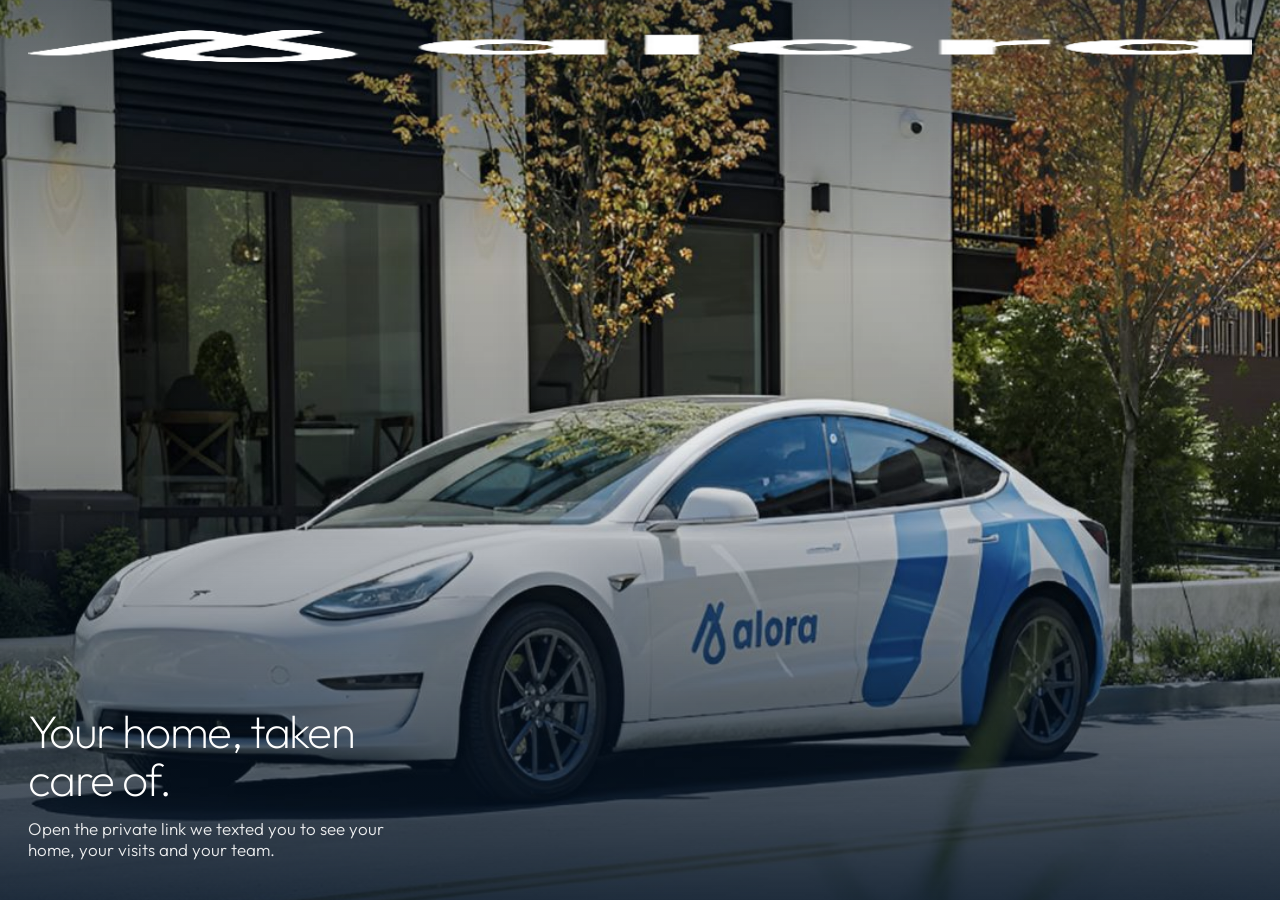
<file: index.html>
<!DOCTYPE html>
<html lang="en">
<head>
<meta charset="utf-8">
<meta name="viewport" content="width=device-width, initial-scale=1, viewport-fit=cover">
<meta name="robots" content="noindex, nofollow">
<title>Alora</title>
<link rel="icon" href="/assets/favicon.png">
<link rel="apple-touch-icon" href="/assets/apple-touch-icon.png">
<link href="https://fonts.googleapis.com/css2?family=Outfit:wght@200;300;400&display=swap" rel="stylesheet">
<style>
  *{box-sizing:border-box}
  body{margin:0;min-height:100vh;font-family:"Outfit",system-ui,-apple-system,sans-serif;color:#fff;background:#0A2238 url(/assets/splash.jpg) center/cover no-repeat;display:flex;flex-direction:column;justify-content:space-between;padding:calc(30px + env(safe-area-inset-top,0px)) 28px calc(40px + env(safe-area-inset-bottom,0px))}
  body::before{content:"";position:fixed;inset:0;background:linear-gradient(180deg,rgba(4,20,38,.4),rgba(4,20,38,0) 30%,rgba(4,20,38,.1) 50%,rgba(4,20,38,.85))}
  body>*{position:relative}
  img{height:32px;width:auto}
  h1{font-weight:200;font-size:46px;letter-spacing:-.035em;line-height:1.04;margin:0;max-width:11ch}
  p{font-weight:300;font-size:17px;opacity:.9;margin:14px 0 0;max-width:34ch}
</style>
</head>
<body>
  <img src="/assets/logo-white.png" alt="Alora">
  <div><h1>Your home, taken care of.</h1><p>Open the private link we texted you to see your home, your visits and your team.</p></div>
</body>
</html>
</file>
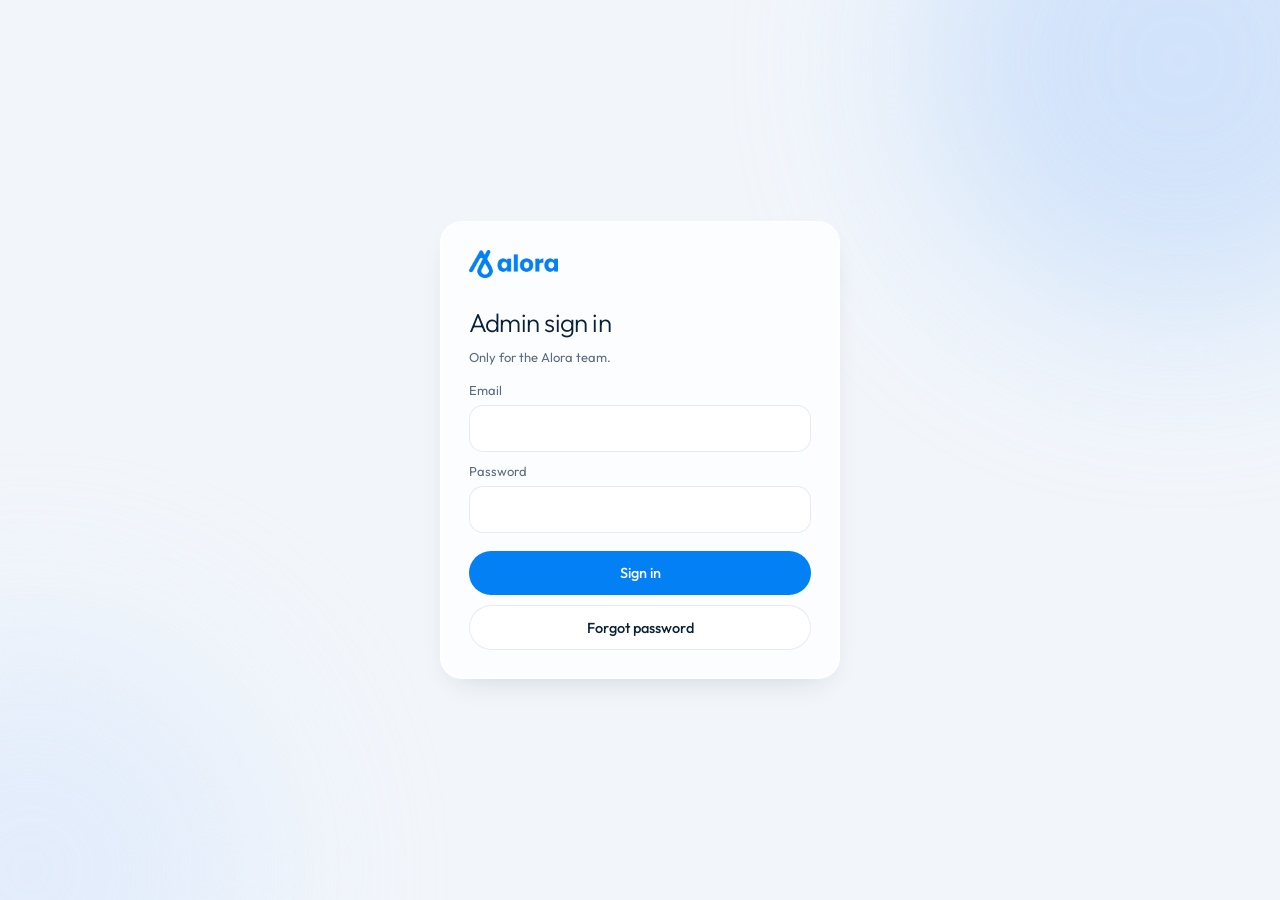
<file: admin.html>
<!DOCTYPE html>
<html lang="en">
<head>
<meta charset="utf-8">
<meta name="viewport" content="width=device-width, initial-scale=1, viewport-fit=cover">
<meta name="robots" content="noindex, nofollow">
<meta name="referrer" content="no-referrer">
<meta name="theme-color" content="#F2F6FB">
<meta name="apple-mobile-web-app-capable" content="yes">
<meta name="mobile-web-app-capable" content="yes">
<meta name="apple-mobile-web-app-title" content="Alora Admin">
<title>Alora Admin</title>
<link rel="icon" href="/assets/favicon.png">
<link rel="apple-touch-icon" href="/assets/apple-touch-icon.png">
<link rel="preconnect" href="https://fonts.googleapis.com">
<link rel="preconnect" href="https://fonts.gstatic.com" crossorigin>
<link href="https://fonts.googleapis.com/css2?family=Outfit:wght@200;300;400;500;600&display=swap" rel="stylesheet">
<link rel="stylesheet" href="/assets/admin.css">
<script>window.__aloraErrors=[];window.addEventListener('error',function(e){var t=e.target||{};window.__aloraErrors.push((t.src||t.href)?('Could not load: '+(t.src||t.href)):((e.message||'Error')+(e.filename?' ('+e.filename.split('/').pop()+':'+e.lineno+')':'')));},true);</script>
</head>
<body>
<div class="ambient" aria-hidden="true"><i></i><i></i></div>
<div id="root"></div>
<div class="scrim" id="scrim"></div>
<div class="sheet" id="sheet" role="dialog" aria-modal="true"><div class="inner" id="sheetBody"></div></div>
<div class="toast" id="toast" role="status" aria-live="polite"></div>
<noscript><p style="padding:40px;font-family:sans-serif">Please turn on JavaScript.</p></noscript>
<script src="/assets/vendor/supabase.js"></script>
<script>window.supabase || document.write('<script src="/assets/supabase.js"><\/script>')</script>
<script>window.supabase || document.write('<script src="/supabase.js"><\/script>')</script>
<script>window.supabase || document.write('<script src="https://cdn.jsdelivr.net/npm/@supabase/supabase-js@2.117.2/dist/umd/supabase.js"><\/script>')</script>
<script src="/assets/config.js"></script>
<script src="/assets/shared.js"></script>
<script src="/assets/admin.js"></script>
<script>
window.addEventListener('load',function(){setTimeout(function(){
  var r=document.getElementById('root'); if(r&&r.innerHTML.trim())return;
  var ok=function(b){return b?'<b style="color:#12977E">found</b>':'<b style="color:#B4463A">MISSING</b>';};
  var errs=(window.__aloraErrors||[]).map(function(x){return '<li>'+String(x).replace(/</g,'&lt;')+'</li>';}).join('')||'<li>None</li>';
  r.innerHTML='<div style="max-width:640px;margin:40px auto;padding:24px;font-family:system-ui,sans-serif;background:#fff;border-radius:18px;line-height:1.6">'+
   '<h2 style="margin-top:0">The admin could not start</h2><p>Send a screenshot of this box.</p><ul>'+
   '<li>config.js: '+ok(window.ALORA_CONFIG)+'</li><li>shared.js: '+ok(window.Alora)+'</li><li>Supabase library: '+ok(window.supabase)+'</li></ul>'+
   '<p><b>Errors:</b></p><ul style="font-size:13px;word-break:break-all">'+errs+'</ul><p style="font-size:13px;color:#5A6D80">Page: '+location.href+'</p></div>';
},1500);});
</script>
</body>
</html>
</file>
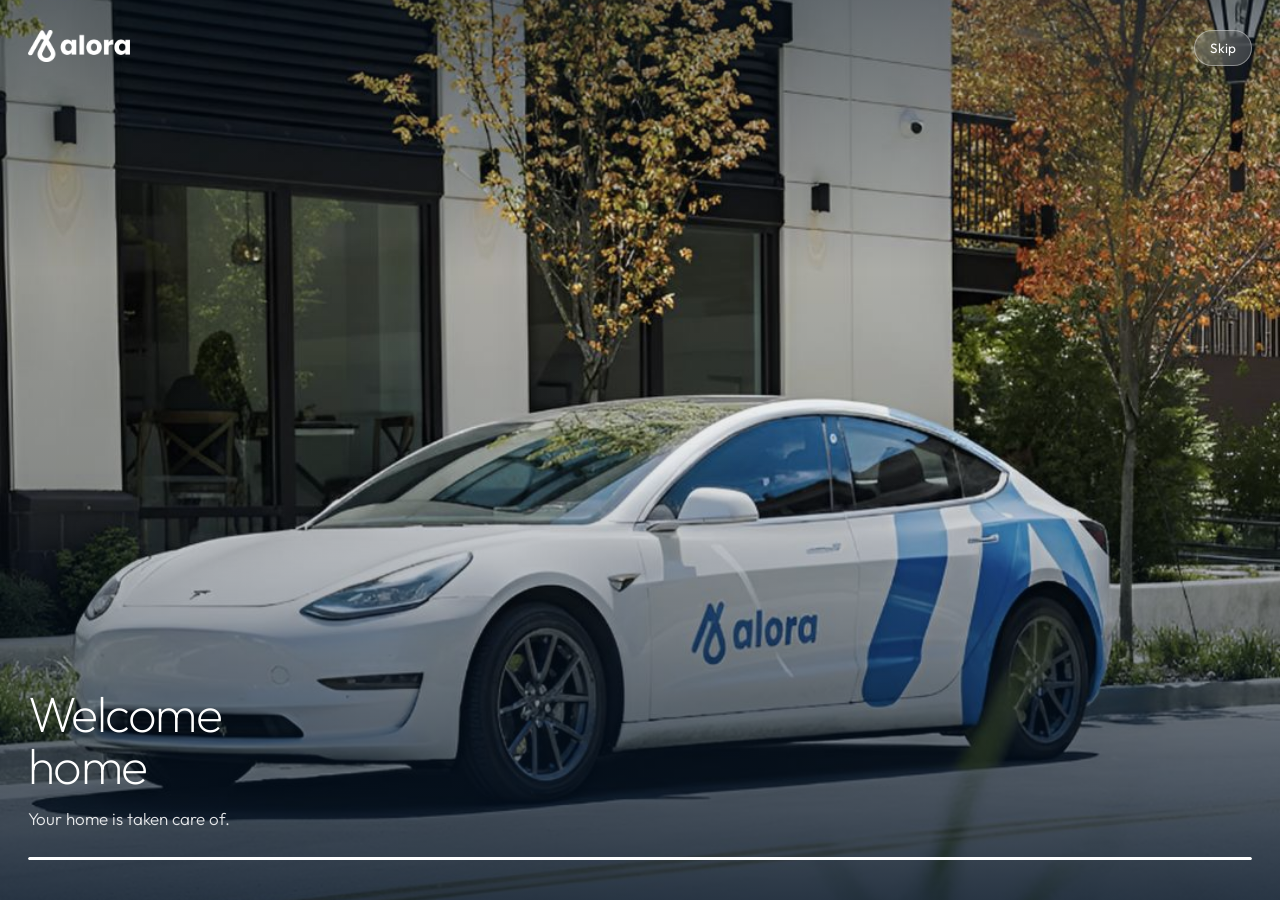
<file: client.html>
<!DOCTYPE html>
<html lang="en" data-bg="cloud">
<head>
<meta charset="utf-8">
<meta name="viewport" content="width=device-width, initial-scale=1, viewport-fit=cover">
<meta name="robots" content="noindex, nofollow">
<meta name="referrer" content="no-referrer">
<meta name="theme-color" content="#F2F6FB">
<meta name="apple-mobile-web-app-capable" content="yes">
<meta name="mobile-web-app-capable" content="yes">
<meta name="apple-mobile-web-app-status-bar-style" content="black-translucent">
<meta name="apple-mobile-web-app-title" content="Alora">
<title>Alora</title>
<link rel="icon" href="/assets/favicon.png">
<link rel="apple-touch-icon" href="/assets/apple-touch-icon.png">
<link rel="preconnect" href="https://fonts.googleapis.com">
<link rel="preconnect" href="https://fonts.gstatic.com" crossorigin>
<link href="https://fonts.googleapis.com/css2?family=Outfit:wght@200;300;400;500;600&display=swap" rel="stylesheet">
<link rel="preload" as="image" href="/assets/splash.jpg">
<link rel="stylesheet" href="/assets/client.css">
</head>
<body>
<div class="ambient" id="ambient" aria-hidden="true"><div class="photo-bg" id="photoBg"></div><i></i><i></i><i></i><div class="grain"></div></div>

<div class="splash" id="splash" role="button" tabindex="0" aria-label="Skip intro">
  <img class="splash-logo" src="/assets/logo-white.png" alt="Alora" width="130" height="38">
  <button class="skip" id="skipBtn" type="button">Skip</button>
  <div>
    <h1 id="splashTitle">Welcome home</h1>
    <p id="splashSub">Your home is taken care of.</p>
    <div class="bar"><i></i></div>
  </div>
</div>

<div class="app" id="app"><main id="view" aria-live="polite"></main></div>

<nav class="tabs glass" id="tabs" aria-label="Sections" hidden></nav>
<div class="scrim" id="scrim"></div>
<div class="sheet" id="sheet" role="dialog" aria-modal="true" aria-hidden="true"><div class="inner" id="sheetBody"></div></div>
<div class="toast" id="toast" role="status" aria-live="polite"></div>

<noscript><p style="padding:40px;font-family:sans-serif">Please turn on JavaScript to see your Alora home.</p></noscript>
<script src="/assets/config.js"></script>
<script src="/assets/shared.js"></script>
<script src="/assets/client.js"></script>
</body>
</html>
</file>
<file: assets/admin.css>
/* ===== Alora admin ===== */
:root{
  --blue:#0380F4; --blue-soft:rgba(3,128,244,.1); --green:#12977E; --green-soft:rgba(18,151,126,.12);
  --amber:#B97A1C; --amber-soft:rgba(185,122,28,.13); --red:#B4463A; --red-soft:rgba(180,70,58,.1);
  --ink:#0A2238; --ink-2:#5A6D80; --line:rgba(10,34,56,.09); --bg:#F2F6FB;
  --card:rgba(255,255,255,.78); --card-border:rgba(255,255,255,.85); --shadow:0 12px 32px -16px rgba(10,34,56,.2);
  box-sizing:border-box; padding-top:env(safe-area-inset-top,0px); padding-bottom:env(safe-area-inset-bottom,0px);
}
*,*::before,*::after{box-sizing:inherit}
html{scroll-padding-top:env(safe-area-inset-top,0px)}
body{margin:0;background:var(--bg);color:var(--ink);font-family:"Outfit",ui-sans-serif,system-ui,-apple-system,"Segoe UI",Roboto,sans-serif;font-size:15px;line-height:1.45;-webkit-font-smoothing:antialiased;-webkit-tap-highlight-color:transparent}
button{font:inherit;color:inherit;cursor:pointer}
:focus-visible{outline:2px solid var(--blue);outline-offset:2px}
img{max-width:100%;display:block}
[hidden]{display:none!important}
.ambient{position:fixed;inset:0;z-index:0;pointer-events:none;overflow:hidden}
.ambient i{position:absolute;border-radius:50%;filter:blur(90px);opacity:.7}
.ambient i:nth-child(1){width:520px;height:520px;background:#C3DBFA;top:-200px;right:-160px}
.ambient i:nth-child(2){width:460px;height:460px;background:#DCE9FB;bottom:-200px;left:-200px}
#root{position:relative;z-index:1}

.shell{display:grid;grid-template-columns:230px 1fr;min-height:100vh}
.side{position:sticky;top:0;height:100vh;padding:22px 14px;display:flex;flex-direction:column;gap:4px;border-right:1px solid var(--line);background:rgba(255,255,255,.45);backdrop-filter:blur(20px);-webkit-backdrop-filter:blur(20px)}
.side img{height:24px;width:auto;margin:0 10px 24px}
.nav{display:flex;align-items:center;gap:10px;padding:11px 12px;border-radius:14px;border:none;background:none;text-align:left;font-size:15px;color:var(--ink-2);width:100%}
.nav[aria-current="page"]{background:var(--blue-soft);color:var(--blue);font-weight:500}
.nav .count{margin-left:auto;background:var(--blue);color:#fff;border-radius:999px;font-size:12px;padding:1px 8px;font-weight:500}
.side .spacer{flex:1}
.main{padding:26px 28px 120px;max-width:980px;width:100%}
.bottom-nav{display:none}
@media (max-width:860px){
  .shell{grid-template-columns:1fr}
  .side{display:none}
  .main{padding:16px 14px 120px}
  .bottom-nav{display:grid;grid-template-columns:repeat(5,1fr);position:fixed;left:10px;right:10px;bottom:calc(10px + env(safe-area-inset-bottom,0px));z-index:30;border-radius:26px;padding:5px;background:rgba(255,255,255,.82);backdrop-filter:blur(22px);-webkit-backdrop-filter:blur(22px);border:1px solid var(--card-border);box-shadow:var(--shadow)}
  .bottom-nav .nav{flex-direction:column;gap:2px;font-size:11px;padding:8px 0;justify-content:center;position:relative}
  .bottom-nav .nav .count{position:absolute;top:2px;right:10px;margin:0;font-size:10px;padding:0 6px}
  .mobile-head{display:flex!important}
}
.mobile-head{display:none;align-items:center;justify-content:space-between;margin-bottom:14px}
.mobile-head img{height:22px;width:auto}

h1{font-weight:300;font-size:30px;letter-spacing:-.03em;margin:0}
h2{font-weight:500;font-size:17px;margin:0}
h3{font-weight:500;font-size:14px;color:var(--ink-2);margin:22px 0 8px}
p{margin:0}
.muted{color:var(--ink-2)} .small{font-size:13px}
.row{display:flex;align-items:center;gap:10px} .between{justify-content:space-between} .wrap{flex-wrap:wrap} .grow{flex:1;min-width:0}
.head{display:flex;align-items:flex-end;justify-content:space-between;gap:12px;margin-bottom:18px;flex-wrap:wrap}
.card{background:var(--card);border:1px solid var(--card-border);border-radius:22px;padding:18px;box-shadow:var(--shadow);backdrop-filter:blur(20px);-webkit-backdrop-filter:blur(20px)}
.card+.card{margin-top:12px}
.list{background:var(--card);border:1px solid var(--card-border);border-radius:22px;overflow:hidden;box-shadow:var(--shadow)}
.item{display:flex;align-items:center;gap:12px;padding:14px 16px;border-top:1px solid var(--line);width:100%;text-align:left;background:none;border-left:0;border-right:0;border-bottom:0}
.item:first-child{border-top:none}
button.item:hover{background:rgba(3,128,244,.04)}
.title{font-weight:500}
.btn{display:inline-flex;align-items:center;justify-content:center;gap:6px;border:none;border-radius:999px;padding:11px 18px;font-weight:500;background:var(--blue);color:#fff;font-size:14.5px;min-height:44px;white-space:nowrap}
.btn.soft{background:#fff;color:var(--ink);border:1px solid var(--line)}
.btn.danger{background:var(--red-soft);color:var(--red)}
.btn.green{background:var(--green);color:#fff}
.btn.sm{padding:7px 13px;min-height:36px;font-size:13.5px}
.btn.block{width:100%}
.btn:disabled,.btn.busy{opacity:.5;pointer-events:none}
.pill{display:inline-flex;align-items:center;border-radius:999px;padding:3px 10px;font-size:12px;font-weight:500;white-space:nowrap}
.pill.blue{background:var(--blue-soft);color:var(--blue)} .pill.green{background:var(--green-soft);color:var(--green)}
.pill.amber{background:var(--amber-soft);color:var(--amber)} .pill.red{background:var(--red-soft);color:var(--red)} .pill.gray{background:rgba(10,34,56,.06);color:var(--ink-2)}
.tabs{display:flex;gap:4px;overflow-x:auto;margin:16px 0;padding:4px;background:rgba(255,255,255,.6);border:1px solid var(--card-border);border-radius:999px;scrollbar-width:none}
.tabs::-webkit-scrollbar{display:none}
.tabs button{border:none;background:none;border-radius:999px;padding:8px 14px;font-size:14px;color:var(--ink-2);white-space:nowrap}
.tabs button[aria-pressed="true"]{background:var(--blue);color:#fff}
.dot{width:10px;height:10px;border-radius:50%;flex:none}
.ico{width:38px;height:38px;border-radius:50%;display:grid;place-items:center;background:#fff;border:1px solid var(--line);flex:none;font-size:17px}

.form{display:grid;grid-template-columns:1fr 1fr;gap:4px 14px}
.form .full{grid-column:1/-1}
@media (max-width:600px){.form{grid-template-columns:1fr}}
label.f{display:block;font-size:13px;color:var(--ink-2);margin:10px 0 5px}
input[type=text],input[type=email],input[type=tel],input[type=number],input[type=date],input[type=password],input[type=search],select,textarea{width:100%;border:1px solid var(--line);border-radius:14px;padding:11px 13px;background:#fff;color:var(--ink);font:inherit;font-size:16px}
textarea{resize:vertical;min-height:44px}
input[type=color]{width:100%;height:44px;border:1px solid var(--line);border-radius:14px;background:#fff;padding:4px}
.check{display:flex;align-items:center;gap:10px;padding:10px 0}
.check input{width:20px;height:20px;accent-color:var(--blue)}
.chips{display:flex;flex-wrap:wrap;gap:8px}
.chip{border:1px solid var(--line);background:#fff;border-radius:999px;padding:8px 13px;font-size:14px}
.chip[aria-pressed="true"]{background:var(--blue);border-color:var(--blue);color:#fff}
.note-hint{font-size:12.5px;color:var(--amber);margin-top:4px}

.linkbox{display:flex;gap:8px;align-items:center;background:#fff;border:1px solid var(--line);border-radius:16px;padding:8px 8px 8px 14px;margin-top:12px}
.linkbox code{flex:1;min-width:0;overflow:hidden;text-overflow:ellipsis;white-space:nowrap;font-size:13px;color:var(--ink-2);font-family:ui-monospace,SFMono-Regular,Menlo,monospace}
.photos{display:grid;grid-template-columns:repeat(auto-fill,minmax(110px,1fr));gap:8px;margin-top:8px}
.photos figure{margin:0;position:relative;border-radius:14px;overflow:hidden;aspect-ratio:1}
.photos img{width:100%;height:100%;object-fit:cover}
.photos button{position:absolute;top:6px;right:6px;width:28px;height:28px;border-radius:50%;border:none;background:rgba(0,0,0,.55);color:#fff;font-size:14px;line-height:1}
.upload{display:flex;align-items:center;justify-content:center;border:1.5px dashed rgba(3,128,244,.4);border-radius:14px;aspect-ratio:1;color:var(--blue);font-size:13px;text-align:center;padding:6px;background:rgba(3,128,244,.03)}
.thread{display:flex;flex-direction:column;gap:8px;max-height:56vh;overflow-y:auto;padding:4px}
.msg{max-width:78%;padding:10px 14px;border-radius:18px;font-size:14.5px;white-space:pre-wrap;word-wrap:break-word}
.msg.client{background:#fff;border:1px solid var(--line);align-self:flex-start;border-bottom-left-radius:6px}
.msg.alora{background:var(--blue);color:#fff;align-self:flex-end;border-bottom-right-radius:6px}
.msg time{display:block;font-size:11px;opacity:.65;margin-top:2px}
.empty{padding:26px;text-align:center;color:var(--ink-2)}
.stats{display:grid;grid-template-columns:repeat(3,1fr);gap:10px;margin-bottom:18px}
.stats .card{margin:0;padding:14px}
.stat{min-width:0}
.stat b{display:block;font-size:26px;font-weight:300;letter-spacing:-.02em}

.login{min-height:100vh;display:grid;place-items:center;padding:20px}
.login .card{width:100%;max-width:400px;padding:28px}
.login img{height:28px;width:auto;margin-bottom:26px}

.scrim{position:fixed;inset:0;background:rgba(4,16,30,.3);backdrop-filter:blur(4px);-webkit-backdrop-filter:blur(4px);z-index:40;opacity:0;pointer-events:none;transition:opacity .2s}
.scrim.open{opacity:1;pointer-events:auto}
.sheet{position:fixed;left:0;right:0;bottom:0;z-index:50;transform:translateY(105%);transition:transform .3s cubic-bezier(.2,.8,.2,1)}
.sheet.open{transform:none}
.sheet .inner{max-width:620px;margin:0 auto;border-radius:28px 28px 0 0;padding:12px 20px calc(24px + env(safe-area-inset-bottom,0px));max-height:92vh;overflow-y:auto;overscroll-behavior:contain;background:rgba(250,252,255,.96);backdrop-filter:blur(30px);-webkit-backdrop-filter:blur(30px);border:1px solid var(--card-border)}
.grabber{width:40px;height:5px;border-radius:5px;background:var(--line);margin:0 auto 14px}
.sheet h2{font-size:22px;font-weight:400;margin-bottom:4px}
.sheet-actions{display:flex;gap:10px;margin-top:20px;position:sticky;bottom:-24px;padding:12px 0 4px;background:linear-gradient(transparent,rgba(250,252,255,.96) 30%)}
.sheet-actions .btn{flex:1}
.toast{position:fixed;left:50%;bottom:calc(96px + env(safe-area-inset-bottom,0px));transform:translate(-50%,20px);background:var(--ink);color:#fff;padding:11px 18px;border-radius:999px;font-size:14px;opacity:0;transition:.25s;z-index:60;pointer-events:none;max-width:92vw;text-align:center}
.toast.show{opacity:1;transform:translate(-50%,0)}
.toast.err{background:var(--red)}
.loading{padding:40px;text-align:center;color:var(--ink-2)}
</file>
<file: assets/client.css>
/* ===== Alora client app ===== */
:root{
  --blue:#0380F4; --blue-deep:#0563C1; --blue-soft:rgba(3,128,244,.10);
  --green:#12977E; --green-soft:rgba(18,151,126,.12);
  --ink:#0A2238; --ink-2:#5A6D80; --line:rgba(10,34,56,.08);
  --glass:rgba(255,255,255,.56); --glass-strong:rgba(255,255,255,.80); --glass-border:rgba(255,255,255,.72);
  --glass-hi:inset 0 1px 0 rgba(255,255,255,.75);
  --shadow:0 18px 40px -18px rgba(10,34,56,.22);
  --base:#F2F6FB; --b1:#C3DBFA; --b2:#DCE9FB; --b3:#B4D0F4;
  --radius:28px;
  box-sizing:border-box;
  padding-top:env(safe-area-inset-top,0px);
  padding-bottom:env(safe-area-inset-bottom,0px);
}
/* Background presets (chosen by the client or by you) */
html[data-bg="sky"]{ --base:#E6F0FD; --b1:#86BBF8; --b2:#B4D5FB; --b3:#6AA8F2; }
html[data-bg="lagoon"]{ --base:#EAF3F8; --b1:#93C9EE; --b2:#A6DCE6; --b3:#C9E2F5; }
html[data-bg="linen"]{ --base:#F6F3EE; --b1:#E8DCCC; --b2:#D8E5F4; --b3:#EFE5D8; }
html[data-bg="midnight"],html[data-bg="photo-dark"]{
  --base:#06111E; --b1:#0E3767; --b2:#0A2A4F; --b3:#124174;
  --ink:#EAF2FB; --ink-2:#97A9BC; --line:rgba(255,255,255,.09);
  --glass:rgba(18,34,54,.55); --glass-strong:rgba(18,34,54,.82); --glass-border:rgba(255,255,255,.09);
  --glass-hi:inset 0 1px 0 rgba(255,255,255,.08); --shadow:0 18px 40px -18px rgba(0,0,0,.6);
  --blue:#3B9BFF; --blue-soft:rgba(59,155,255,.16); --green:#41C6A6; --green-soft:rgba(65,198,166,.16);
}
html[data-bg="photo"]{ --base:#EEF3F8; --b1:transparent; --b2:transparent; --b3:transparent; }

*,*::before,*::after{box-sizing:inherit}
html{scroll-padding-top:env(safe-area-inset-top,0px);height:100%}
body{margin:0;min-height:100%;background:var(--base);color:var(--ink);font-family:"Outfit",ui-sans-serif,system-ui,-apple-system,"Segoe UI",Roboto,sans-serif;font-size:15.5px;line-height:1.5;-webkit-font-smoothing:antialiased;-webkit-tap-highlight-color:transparent;overflow-x:hidden;transition:background .4s}
button{font:inherit;color:inherit;cursor:pointer;-webkit-appearance:none;appearance:none}
:focus-visible{outline:2px solid var(--blue);outline-offset:2px}
img{max-width:100%;display:block}
[hidden]{display:none!important}

/* ambient background */
.ambient{position:fixed;inset:0;z-index:0;pointer-events:none;overflow:hidden}
.ambient>i{position:absolute;border-radius:50%;filter:blur(80px);opacity:.85;transition:background .6s}
.ambient>i:nth-of-type(1){width:460px;height:460px;background:var(--b1);top:-160px;right:-160px}
.ambient>i:nth-of-type(2){width:400px;height:400px;background:var(--b2);top:42%;left:-200px}
.ambient>i:nth-of-type(3){width:380px;height:380px;background:var(--b3);bottom:-160px;right:-100px}
.photo-bg{position:absolute;inset:-60px;background:center/cover no-repeat;filter:blur(46px) saturate(120%);transform:scale(1.1);opacity:0;transition:opacity .6s}
html[data-bg="photo"] .photo-bg{opacity:1}
html[data-bg="photo"] .photo-bg::after{content:"";position:absolute;inset:0;background:rgba(242,246,251,.55)}
.grain{position:absolute;inset:0;opacity:.05;mix-blend-mode:multiply;background-image:url("data:image/svg+xml,%3Csvg xmlns='http://www.w3.org/2000/svg' width='160' height='160'%3E%3Cfilter id='n'%3E%3CfeTurbulence type='fractalNoise' baseFrequency='.9' numOctaves='3' stitchTiles='stitch'/%3E%3C/filter%3E%3Crect width='100%25' height='100%25' filter='url(%23n)'/%3E%3C/svg%3E")}

.glass{background:var(--glass);backdrop-filter:blur(26px) saturate(160%);-webkit-backdrop-filter:blur(26px) saturate(160%);border:1px solid var(--glass-border);box-shadow:var(--shadow),var(--glass-hi)}
.app{position:relative;z-index:1;max-width:480px;margin:0 auto;min-height:100vh;padding-bottom:130px}
.pad{padding:0 20px}
h1{font-weight:200;font-size:36px;letter-spacing:-.035em;line-height:1.04;margin:0}
h2{font-weight:400;font-size:19px;letter-spacing:-.015em;margin:0}
h3{font-weight:500;font-size:15px;margin:22px 0 10px}
p{margin:0}
.muted{color:var(--ink-2)}
.small{font-size:13.5px}
.row{display:flex;align-items:center;gap:12px}
.between{justify-content:space-between}
.grow{flex:1;min-width:0}
.title{font-weight:500}
.sec{display:flex;justify-content:space-between;align-items:baseline;margin:30px 4px 12px}
.card{border-radius:var(--radius);padding:20px}
.link{background:none;border:none;color:var(--blue);font-weight:500;padding:4px 0;font-size:14.5px}
.btn{display:inline-flex;align-items:center;justify-content:center;gap:8px;border:none;border-radius:999px;padding:14px 20px;font-weight:500;background:var(--blue);color:#fff;font-size:15px;min-height:48px;transition:transform .12s,opacity .2s}
.btn:active{transform:scale(.98)}
.btn.soft{background:var(--glass-strong);color:var(--ink);border:1px solid var(--line);backdrop-filter:blur(14px);-webkit-backdrop-filter:blur(14px)}
.btn.block{width:100%}
.btn:disabled{opacity:.45;cursor:not-allowed}
.btn.busy{opacity:.6;pointer-events:none}
.pill{display:inline-flex;align-items:center;gap:6px;border-radius:999px;padding:5px 12px;font-size:12.5px;font-weight:500;white-space:nowrap}
.pill.blue{background:var(--blue-soft);color:var(--blue)}
.pill.green{background:var(--green-soft);color:var(--green)}
.pill.plain{background:var(--glass-strong);color:var(--ink-2);border:1px solid var(--line)}
.chip{border:1px solid var(--line);background:var(--glass-strong);border-radius:999px;padding:10px 15px;font-size:14.5px;min-height:42px}
.chip[aria-pressed="true"]{background:var(--blue);border-color:var(--blue);color:#fff}
.chips{display:flex;flex-wrap:wrap;gap:8px}
.ico{width:44px;height:44px;border-radius:50%;display:grid;place-items:center;flex:none;font-size:19px;background:var(--glass-strong);border:1px solid var(--glass-border)}

/* top bar */
.topbar{display:flex;align-items:center;justify-content:space-between;padding:16px 20px 12px}
.topbar .logo{height:24px;width:auto}
.round{width:44px;height:44px;border-radius:50%;display:grid;place-items:center;position:relative;border:1px solid var(--glass-border);background:var(--glass)}
.round .dot{position:absolute;top:10px;right:11px;width:8px;height:8px;border-radius:50%;background:var(--blue);border:2px solid #fff}
.on-photo .round{background:rgba(255,255,255,.18);border-color:rgba(255,255,255,.38);color:#fff;backdrop-filter:blur(16px);-webkit-backdrop-filter:blur(16px)}

/* hero */
.hero{position:relative;height:480px;background:center/cover no-repeat;-webkit-mask-image:linear-gradient(180deg,#000 72%,transparent 100%);mask-image:linear-gradient(180deg,#000 72%,transparent 100%)}
.hero::after{content:"";position:absolute;inset:0;background:linear-gradient(180deg,rgba(4,20,38,.45) 0%,rgba(4,20,38,.05) 24%,rgba(4,20,38,.28) 44%,rgba(4,20,38,.62) 68%,rgba(4,20,38,.55) 90%)}
.hero>*{position:relative;z-index:1}
.hero .greet{position:absolute;left:24px;right:24px;bottom:150px;color:#fff}
.hero .greet p{opacity:.92;margin-bottom:10px;font-weight:300;font-size:16px}
.hero h1{color:#fff;font-size:44px;max-width:10ch;text-shadow:0 2px 30px rgba(0,0,0,.18)}
.next{margin:-150px 16px 0;position:relative;z-index:2}
.next .day{font-weight:200;font-size:52px;letter-spacing:-.05em;line-height:1}
.avatars{display:flex}
.avatar{width:34px;height:34px;border-radius:50%;display:grid;place-items:center;font-weight:500;font-size:13px;color:#fff;border:2px solid var(--glass-strong)}
.avatars .avatar+.avatar{margin-left:-10px}
.steps{display:grid;grid-template-columns:repeat(3,1fr);gap:6px;margin:16px 0 4px}
.steps i{height:4px;border-radius:4px;background:var(--line)}
.steps i.on{background:var(--blue)}
.live{display:flex;gap:12px;align-items:center;margin-top:14px;padding:10px;border-radius:20px;background:var(--blue-soft)}
.live img{width:70px;height:52px;object-fit:cover;border-radius:14px}
.note-line{border-left:2px solid var(--blue);padding:2px 0 2px 12px;margin-top:14px;font-size:14px}
.grid2{display:grid;grid-template-columns:1fr 1fr;gap:10px}

/* horizontal tiles */
.hscroll{display:flex;gap:12px;overflow-x:auto;padding:4px 20px 10px;margin:0 -20px;scroll-snap-type:x mandatory;scrollbar-width:none}
.hscroll::-webkit-scrollbar{display:none}
.tile{flex:none;width:172px;min-height:184px;border-radius:26px;padding:16px;scroll-snap-align:start;text-align:left;display:flex;flex-direction:column}
.tile .big{font-weight:300;font-size:22px;letter-spacing:-.02em;margin-top:auto;line-height:1.12}

/* lists and photo cards */
.list{border-radius:var(--radius);overflow:hidden}
.item{display:flex;align-items:center;gap:13px;padding:15px 18px;border-top:1px solid var(--line);width:100%;text-align:left;background:none;border-left:0;border-right:0;border-bottom:0}
.item:first-child{border-top:none}
.photo-card{border-radius:var(--radius);overflow:hidden;position:relative;display:block;width:100%;border:none;padding:0;text-align:left;color:#fff;background:#0A2238}
.photo-card img{width:100%;height:210px;object-fit:cover}
.photo-card .over{position:absolute;inset:auto 0 0 0;padding:18px;background:linear-gradient(180deg,transparent,rgba(4,20,38,.78))}
.photo-card .tag{position:absolute;top:14px;right:14px;background:rgba(255,255,255,.2);backdrop-filter:blur(14px);-webkit-backdrop-filter:blur(14px);color:#fff;border:1px solid rgba(255,255,255,.38)}
.photo-card.noimg{background:linear-gradient(135deg,var(--blue),#5FB0FF)}
.photo-card.noimg .ph{height:150px}

/* priorities */
.group{border-radius:var(--radius);padding:8px 18px 12px;margin-bottom:14px}
.group .ghead{display:flex;justify-content:space-between;align-items:center;padding:12px 0 6px}

/* my home */
.cover{position:relative;height:220px;border-radius:32px;overflow:hidden;margin:4px 16px 0;background:center/cover no-repeat;color:#fff;display:flex;align-items:flex-end;padding:20px}
.cover::after{content:"";position:absolute;inset:0;background:linear-gradient(180deg,transparent 35%,rgba(4,20,38,.68))}
.cover>*{position:relative;z-index:1}
.cover .edit{position:absolute;top:14px;right:14px;z-index:2;background:rgba(255,255,255,.2);backdrop-filter:blur(14px);-webkit-backdrop-filter:blur(14px);border:1px solid rgba(255,255,255,.4);color:#fff;border-radius:999px;padding:8px 14px;font-size:13.5px}
.seg{display:grid;grid-template-columns:repeat(3,1fr);border-radius:999px;padding:5px;gap:2px;margin:16px 16px 0}
.seg button{border:none;background:none;border-radius:999px;padding:10px 0;font-size:14.5px;color:var(--ink-2)}
.seg button[aria-pressed="true"]{background:var(--blue);color:#fff}
.kv{display:flex;justify-content:space-between;gap:16px;padding:12px 0;border-top:1px solid var(--line)}
.kv:first-child{border-top:none;padding-top:0}
.kv:last-child{padding-bottom:0}
.kv dt{color:var(--ink-2);flex:none}
.kv dd{margin:0;text-align:right}
dl{margin:0}
.surface{padding:12px 0;border-top:1px solid var(--line)}
.surface:first-of-type{border-top:none}
.swatches{display:grid;grid-template-columns:repeat(3,1fr);gap:10px}
.swatch{height:76px;border-radius:20px;border:2px solid transparent;position:relative;overflow:hidden;background-size:cover;background-position:center}
.swatch span{position:absolute;left:10px;bottom:8px;font-size:12.5px;font-weight:500;color:#0A2238;background:rgba(255,255,255,.75);padding:2px 8px;border-radius:999px}
.swatch[aria-pressed="true"]{border-color:var(--blue);box-shadow:0 0 0 3px var(--blue-soft)}

/* forms */
textarea,input[type=text]{width:100%;border:1px solid var(--line);border-radius:18px;padding:12px 14px;background:var(--glass-strong);color:var(--ink);font:inherit;font-size:16px}
select{width:100%;border:1px solid var(--line);border-radius:18px;padding:12px 14px;background:var(--glass-strong);color:var(--ink);font:inherit;font-size:16px}
textarea{resize:vertical}
label.f{display:block;font-size:13.5px;color:var(--ink-2);margin:14px 0 6px}

/* report */
.gallery{display:flex;gap:10px;overflow-x:auto;scroll-snap-type:x mandatory;margin:14px -20px 4px;padding:0 20px;scrollbar-width:none}
.gallery::-webkit-scrollbar{display:none}
.gallery figure{flex:none;width:86%;margin:0;border-radius:24px;overflow:hidden;position:relative;scroll-snap-align:center}
.gallery figure:only-child{width:100%}
.gallery img{width:100%;height:240px;object-fit:cover}
.gallery figcaption{position:absolute;left:12px;bottom:12px;background:rgba(255,255,255,.22);backdrop-filter:blur(12px);-webkit-backdrop-filter:blur(12px);color:#fff;border:1px solid rgba(255,255,255,.4);font-size:12.5px;padding:5px 11px;border-radius:999px}
.checklist{list-style:none;padding:0;margin:0}
.checklist li{padding:9px 0 9px 28px;position:relative;border-top:1px solid var(--line)}
.checklist li:first-child{border-top:none}
.checklist li::before{content:"";position:absolute;left:3px;top:15px;width:13px;height:7px;border-left:2px solid var(--blue);border-bottom:2px solid var(--blue);transform:rotate(-45deg)}
.checklist li.pri::before{border-color:var(--green)}
.stars{display:flex;gap:4px}
.star{background:none;border:none;font-size:34px;line-height:1;color:var(--line);padding:2px 3px}
.star.on{color:var(--blue)}
.cta-band{border-radius:var(--radius);padding:22px;margin-top:16px;background:linear-gradient(135deg,#0380F4,#0A5BB8);color:#fff;position:relative;overflow:hidden}
.cta-band::after{content:"";position:absolute;width:220px;height:220px;border-radius:50%;background:rgba(255,255,255,.12);right:-70px;top:-90px;filter:blur(2px)}
.cta-band .btn{background:rgba(255,255,255,.2);backdrop-filter:blur(10px);-webkit-backdrop-filter:blur(10px);border:1px solid rgba(255,255,255,.4);margin-top:14px;position:relative;z-index:1}

/* tab bar */
nav.tabs{position:fixed;left:14px;right:14px;bottom:calc(14px + env(safe-area-inset-bottom,0px));z-index:30;max-width:452px;margin:0 auto;border-radius:32px;padding:6px;display:grid;grid-template-columns:repeat(4,1fr)}
nav.tabs button{background:none;border:none;padding:9px 0;font-size:11.5px;color:var(--ink-2);display:flex;flex-direction:column;align-items:center;gap:3px;border-radius:26px}
nav.tabs button[aria-current="page"]{color:var(--blue);background:var(--blue-soft)}
nav.tabs svg{width:22px;height:22px}

/* sheet */
.scrim{position:fixed;inset:0;background:rgba(4,16,30,.32);backdrop-filter:blur(5px);-webkit-backdrop-filter:blur(5px);z-index:40;opacity:0;pointer-events:none;transition:opacity .25s}
.scrim.open{opacity:1;pointer-events:auto}
.sheet{position:fixed;left:0;right:0;bottom:0;z-index:50;transform:translateY(105%);transition:transform .34s cubic-bezier(.2,.8,.2,1)}
.sheet.open{transform:none}
.sheet .inner{max-width:480px;margin:0 auto;border-radius:32px 32px 0 0;padding:10px 20px calc(26px + env(safe-area-inset-bottom,0px));max-height:90vh;overflow-y:auto;overscroll-behavior:contain;background:var(--glass-strong);backdrop-filter:blur(34px) saturate(170%);-webkit-backdrop-filter:blur(34px) saturate(170%);border:1px solid var(--glass-border)}
.grabber{width:42px;height:5px;border-radius:5px;background:var(--line);margin:0 auto 18px}
.sheet h2.big{font-weight:200;font-size:32px;letter-spacing:-.03em;margin-bottom:6px}
.chat{display:flex;flex-direction:column;gap:8px;margin:14px 0 16px;max-height:50vh;overflow-y:auto}
.msg{max-width:82%;padding:11px 15px;border-radius:22px;font-size:15px;white-space:pre-wrap;word-wrap:break-word}
.msg.alora{background:var(--glass-strong);border:1px solid var(--line);align-self:flex-start;border-bottom-left-radius:8px}
.msg.client{background:var(--blue);color:#fff;align-self:flex-end;border-bottom-right-radius:8px}
.msg time{display:block;font-size:11px;opacity:.65;margin-top:3px}

/* splash */
.splash{position:fixed;inset:0;z-index:100;background:#0A2238 url(/assets/splash.jpg) center/cover no-repeat;color:#fff;display:flex;flex-direction:column;justify-content:space-between;padding:calc(30px + env(safe-area-inset-top,0px)) 28px calc(40px + env(safe-area-inset-bottom,0px));transition:opacity .8s ease,transform .8s ease;cursor:pointer}
.splash::before{content:"";position:absolute;inset:0;background:linear-gradient(180deg,rgba(4,20,38,.4),rgba(4,20,38,0) 30%,rgba(4,20,38,.1) 52%,rgba(4,20,38,.8))}
.splash>*{position:relative}
.splash-logo{height:32px;width:auto;align-self:flex-start}
.splash h1{color:#fff;font-size:50px;font-weight:200;max-width:9ch}
.splash p{margin:14px 0 26px;opacity:.88;font-size:17px;font-weight:300}
.splash .bar{height:3px;border-radius:3px;background:rgba(255,255,255,.25);overflow:hidden}
.splash .bar i{display:block;height:100%;width:0;background:#fff;border-radius:3px}
.splash.go .bar i{width:100%;transition:width var(--dur,3s) linear}
.splash.out{opacity:0;transform:scale(1.04);pointer-events:none}
.skip{position:absolute;top:calc(30px + env(safe-area-inset-top,0px));right:28px;background:rgba(255,255,255,.18);backdrop-filter:blur(14px);-webkit-backdrop-filter:blur(14px);border:1px solid rgba(255,255,255,.38);color:#fff;border-radius:999px;padding:7px 15px;font-size:13.5px}

/* states */
.banner{margin:10px 16px 0;padding:10px 14px;border-radius:18px;font-size:13.5px;text-align:center}
.center-screen{min-height:80vh;display:flex;flex-direction:column;justify-content:center;padding:40px 28px;text-align:left}
.center-screen img{height:30px;width:auto;margin-bottom:36px}
.skeleton{border-radius:var(--radius);background:var(--glass);height:120px;margin:16px;animation:pulse 1.4s ease-in-out infinite}
@keyframes pulse{50%{opacity:.55}}
.empty{padding:22px;text-align:center;color:var(--ink-2)}

.toast{position:fixed;left:50%;bottom:calc(108px + env(safe-area-inset-bottom,0px));transform:translate(-50%,20px);background:var(--ink);color:var(--base);padding:12px 20px;border-radius:999px;font-size:14.5px;opacity:0;transition:.25s;z-index:60;pointer-events:none;max-width:90vw;text-align:center}
.toast.show{opacity:1;transform:translate(-50%,0)}
@media (prefers-reduced-motion:reduce){*{transition:none!important;animation:none!important}}
</file>
